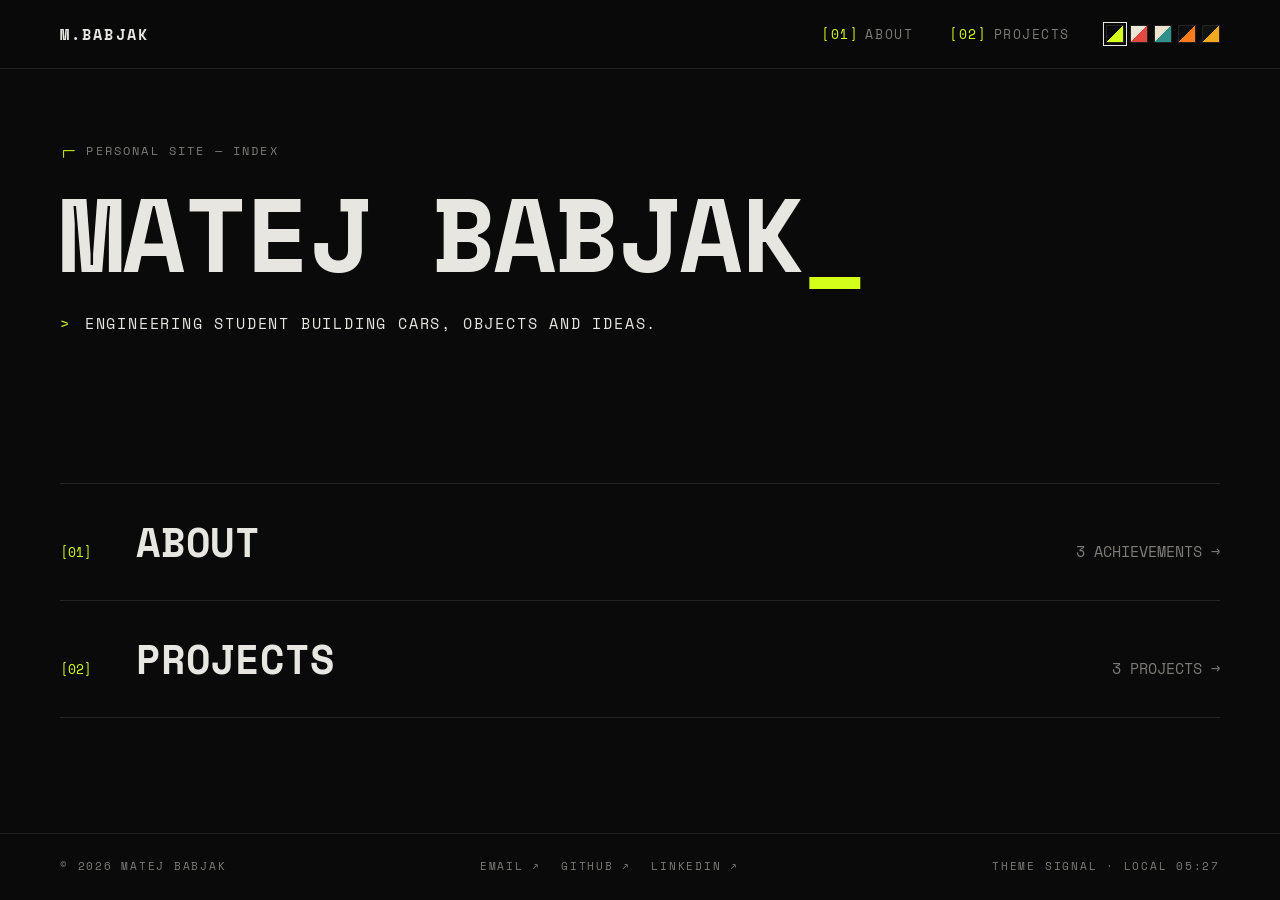
<file: index.html>
<!doctype html>
<html lang="en">
<head>
  <meta charset="utf-8">
  <meta name="viewport" content="width=device-width, initial-scale=1">
  <!-- applies the saved colour theme before the page draws -->
  <script>try{var t=new URLSearchParams(location.search).get("theme")||localStorage.getItem("theme");if(t)document.documentElement.dataset.theme=t}catch(e){}</script>
  <title>Home — Matej Babjak</title>
  <!-- remove this line when you go public, it keeps search engines away -->
  <meta name="robots" content="noindex, nofollow">
  <link rel="preconnect" href="https://fonts.googleapis.com">
  <link rel="preconnect" href="https://fonts.gstatic.com" crossorigin>
  <link rel="stylesheet" href="https://fonts.googleapis.com/css2?family=Space+Mono:wght@400;700&family=Archivo:ital,wght@1,900&family=Unbounded:wght@900&family=VT323&family=Sora:wght@400;700&display=swap">
  <link rel="stylesheet" href="assets/css/style.css">
</head>
<body data-page="home">
  <div data-header></div>
  <main><div class="wrap"><noscript>This site needs JavaScript turned on.</noscript></div></main>
  <div data-footer></div>

  <script src="data/site.js"></script>
  <script src="data/about.js"></script>
  <script src="data/projects.js"></script>
  <script src="assets/js/main.js"></script>
</body>
</html>
</file>
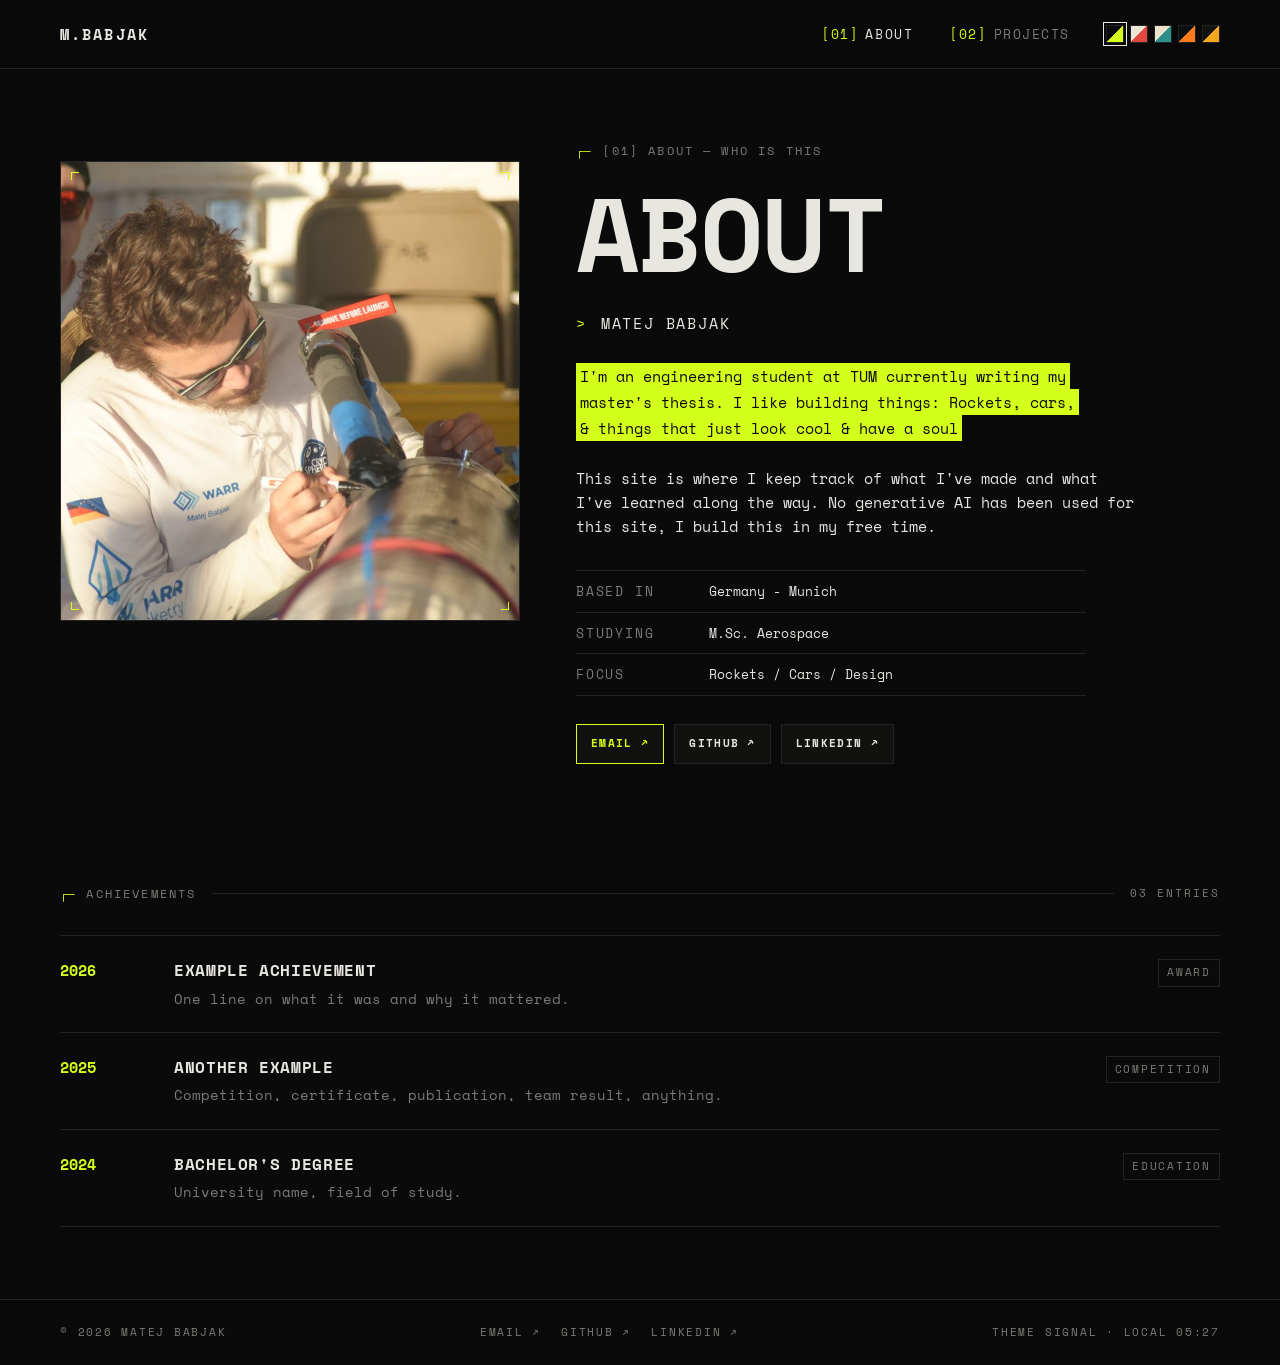
<file: about.html>
<!doctype html>
<html lang="en">
<head>
  <meta charset="utf-8">
  <meta name="viewport" content="width=device-width, initial-scale=1">
  <!-- applies the saved colour theme before the page draws -->
  <script>try{var t=new URLSearchParams(location.search).get("theme")||localStorage.getItem("theme");if(t)document.documentElement.dataset.theme=t}catch(e){}</script>
  <title>About — Matej Babjak</title>
  <!-- remove this line when you go public, it keeps search engines away -->
  <meta name="robots" content="noindex, nofollow">
  <link rel="preconnect" href="https://fonts.googleapis.com">
  <link rel="preconnect" href="https://fonts.gstatic.com" crossorigin>
  <link rel="stylesheet" href="https://fonts.googleapis.com/css2?family=Space+Mono:wght@400;700&family=Archivo:ital,wght@1,900&family=Unbounded:wght@900&family=VT323&family=Sora:wght@400;700&display=swap">
  <link rel="stylesheet" href="assets/css/style.css">
</head>
<body data-page="about">
  <div data-header></div>
  <main><div class="wrap"><noscript>This site needs JavaScript turned on.</noscript></div></main>
  <div data-footer></div>

  <script src="data/site.js"></script>
  <script src="data/about.js"></script>
  <script src="data/projects.js"></script>
  <script src="assets/js/main.js"></script>
</body>
</html>
</file>
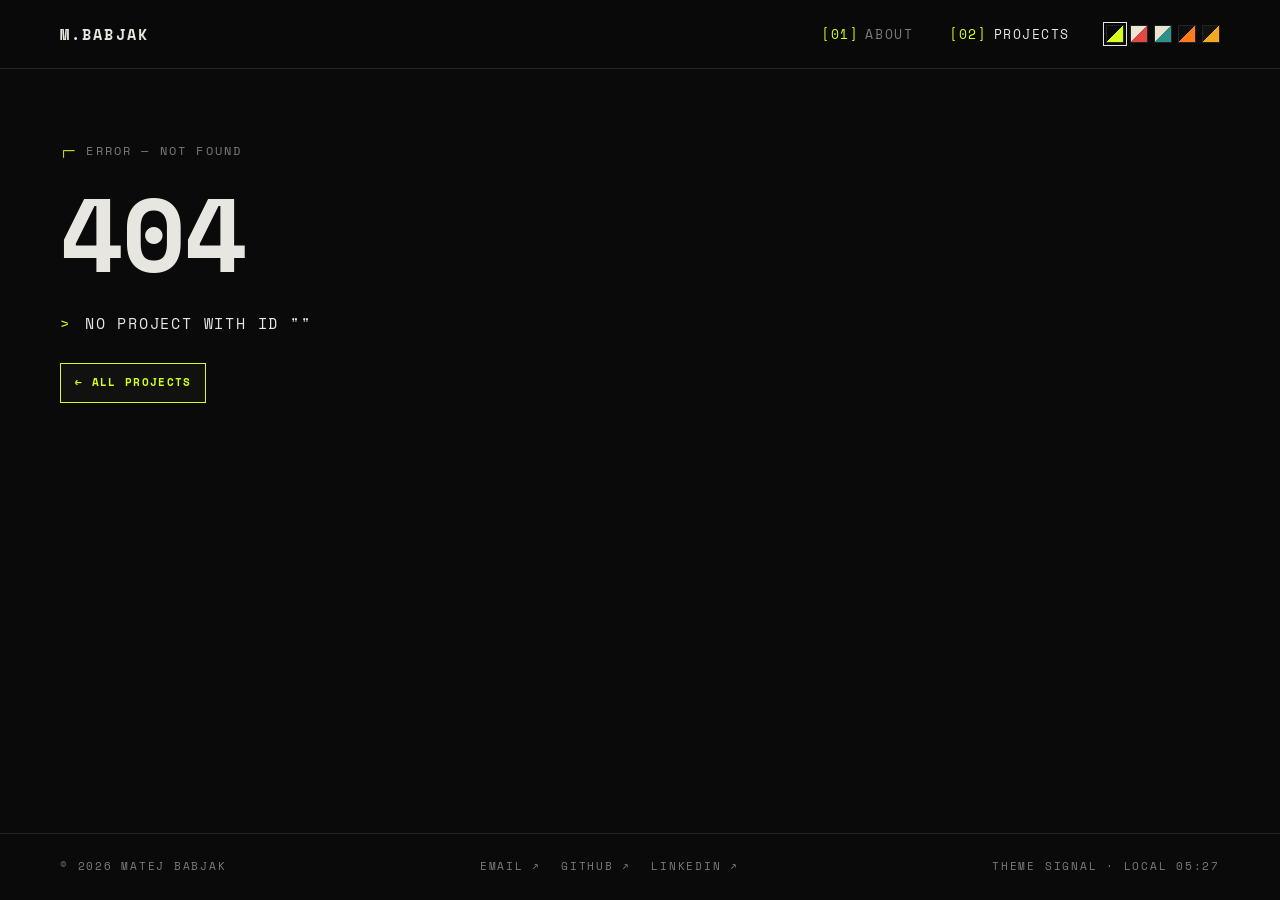
<file: project.html>
<!doctype html>
<html lang="en">
<head>
  <meta charset="utf-8">
  <meta name="viewport" content="width=device-width, initial-scale=1">
  <!-- applies the saved colour theme before the page draws -->
  <script>try{var t=new URLSearchParams(location.search).get("theme")||localStorage.getItem("theme");if(t)document.documentElement.dataset.theme=t}catch(e){}</script>
  <title>Project — Matej Babjak</title>
  <!-- remove this line when you go public, it keeps search engines away -->
  <meta name="robots" content="noindex, nofollow">
  <link rel="preconnect" href="https://fonts.googleapis.com">
  <link rel="preconnect" href="https://fonts.gstatic.com" crossorigin>
  <link rel="stylesheet" href="https://fonts.googleapis.com/css2?family=Space+Mono:wght@400;700&family=Archivo:ital,wght@1,900&family=Unbounded:wght@900&family=VT323&family=Sora:wght@400;700&display=swap">
  <link rel="stylesheet" href="assets/css/style.css">
</head>
<body data-page="project">
  <div data-header></div>
  <main><div class="wrap"><noscript>This site needs JavaScript turned on.</noscript></div></main>
  <div data-footer></div>

  <script src="data/site.js"></script>
  <script src="data/about.js"></script>
  <script src="data/projects.js"></script>
  <script src="assets/js/main.js"></script>
</body>
</html>
</file>
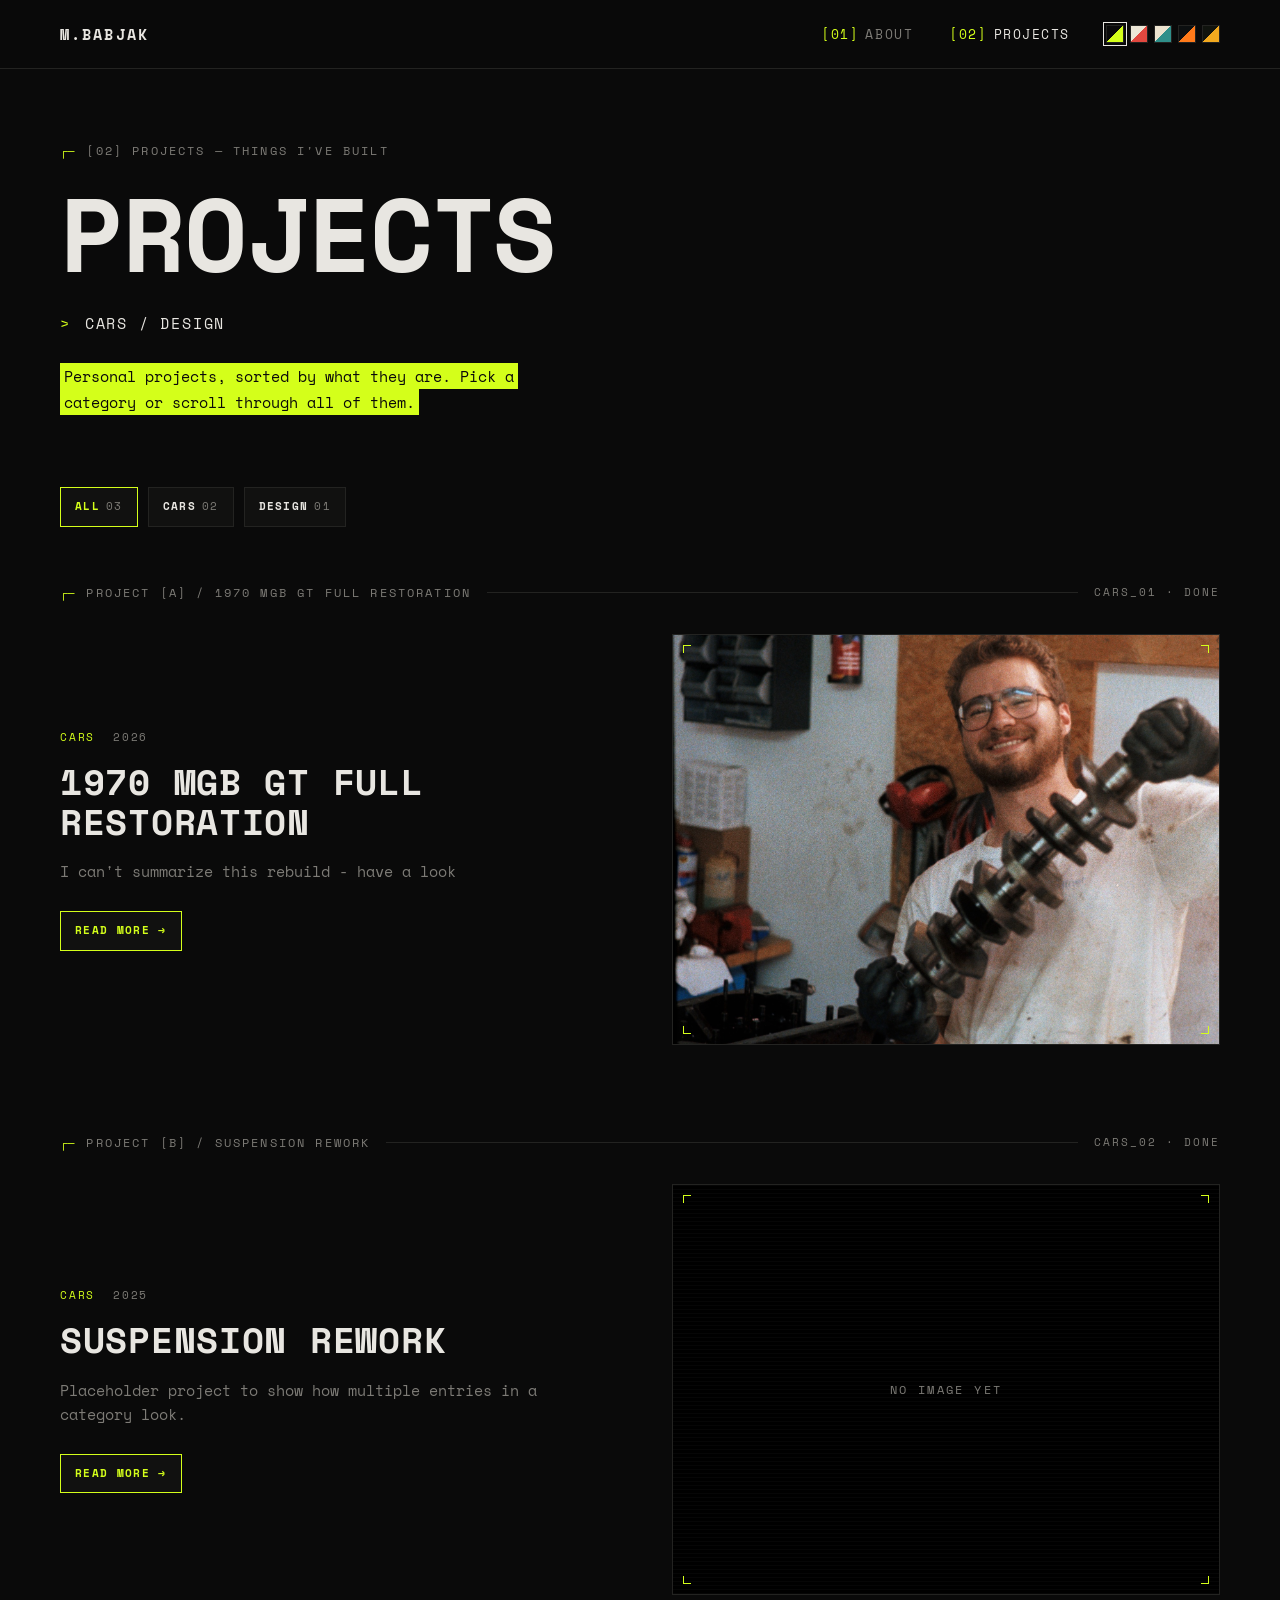
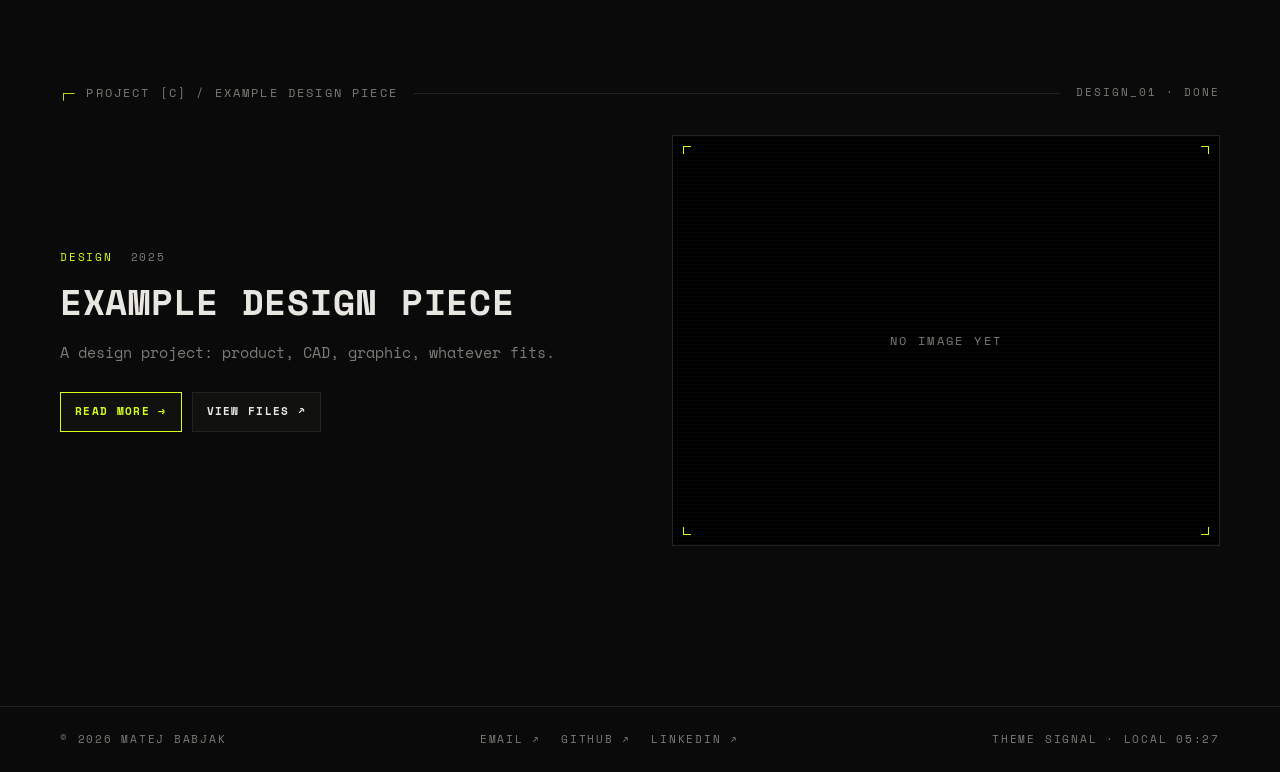
<file: projects.html>
<!doctype html>
<html lang="en">
<head>
  <meta charset="utf-8">
  <meta name="viewport" content="width=device-width, initial-scale=1">
  <!-- applies the saved colour theme before the page draws -->
  <script>try{var t=new URLSearchParams(location.search).get("theme")||localStorage.getItem("theme");if(t)document.documentElement.dataset.theme=t}catch(e){}</script>
  <title>Projects — Matej Babjak</title>
  <!-- remove this line when you go public, it keeps search engines away -->
  <meta name="robots" content="noindex, nofollow">
  <link rel="preconnect" href="https://fonts.googleapis.com">
  <link rel="preconnect" href="https://fonts.gstatic.com" crossorigin>
  <link rel="stylesheet" href="https://fonts.googleapis.com/css2?family=Space+Mono:wght@400;700&family=Archivo:ital,wght@1,900&family=Unbounded:wght@900&family=VT323&family=Sora:wght@400;700&display=swap">
  <link rel="stylesheet" href="assets/css/style.css">
</head>
<body data-page="projects">
  <div data-header></div>
  <main><div class="wrap"><noscript>This site needs JavaScript turned on.</noscript></div></main>
  <div data-footer></div>

  <script src="data/site.js"></script>
  <script src="data/about.js"></script>
  <script src="data/projects.js"></script>
  <script src="assets/js/main.js"></script>
</body>
</html>
</file>
<file: assets/css/style.css>
/* ─────────────────────────────────────────────────────────────
   STYLE
   :root is the default theme ("SIGNAL"). The other themes are at
   the bottom of this file and only override these variables.
   ───────────────────────────────────────────────────────────── */

:root {
  --bg: #0a0a0a;
  --bg-raised: #111110;
  --fg: #e8e6e1;
  --muted: #7d7b76;
  --line: #232321;
  --accent: #d4ff1a;
  --accent-ink: #0a0a0a; /* text colour on top of the accent */
  --marker: var(--accent); /* the ┌─ marker on labels */
  --hl-bg: var(--accent); /* highlighted paragraph */
  --hl-ink: var(--accent-ink);
  --frame-bg: #000;
  --frame-ink: var(--muted); /* "NO IMAGE YET" text */

  --font: "Space Mono", ui-monospace, Menlo, Consolas, monospace;
  --font-display: var(--font); /* big headings */
  --display-weight: 700;
  --display-style: normal;
  --display-tracking: -0.02em;
  --display-scale: 1;
  --radius: 0px;

  --gutter: clamp(16px, 4vw, 40px);
  --max: 1240px;
}

*,
*::before,
*::after {
  box-sizing: border-box;
}

html {
  -webkit-text-size-adjust: 100%;
}

body {
  margin: 0;
  background: var(--bg);
  color: var(--fg);
  font-family: var(--font);
  font-size: 15px;
  line-height: 1.6;
  min-height: 100vh;
  display: flex;
  flex-direction: column;
}

main {
  flex: 1;
}

a {
  color: inherit;
}

img,
video {
  display: block;
  max-width: 100%;
}

::selection {
  background: var(--accent);
  color: var(--accent-ink);
}

.wrap {
  width: 100%;
  max-width: var(--max);
  margin: 0 auto;
  padding: 0 var(--gutter);
}

/* ── Header ───────────────────────────────────────────────── */

.site-header {
  border-bottom: 1px solid var(--line);
  position: sticky;
  top: 0;
  z-index: 10;
  background: color-mix(in srgb, var(--bg) 92%, transparent);
  backdrop-filter: blur(6px);
}

.header-right {
  display: flex;
  align-items: center;
  gap: clamp(16px, 3vw, 36px);
  flex-wrap: wrap;
}

/* the five little theme swatches */
.themes {
  display: flex;
  gap: 6px;
}

.theme-btn {
  width: 18px;
  height: 18px;
  padding: 0;
  border: 1px solid var(--line);
  border-radius: var(--radius);
  cursor: pointer;
}

.theme-btn[aria-pressed="true"] {
  outline: 1px solid var(--fg);
  outline-offset: 2px;
}

.site-header .wrap {
  display: flex;
  align-items: center;
  justify-content: space-between;
  gap: 24px;
  height: 68px;
}

.logo {
  font-weight: 700;
  letter-spacing: 0.14em;
  text-decoration: none;
  white-space: nowrap;
}

.nav {
  display: flex;
  gap: clamp(16px, 3vw, 36px);
  font-size: 13px;
  letter-spacing: 0.12em;
}

.nav a {
  text-decoration: none;
  color: var(--muted);
  transition: color 0.15s;
  white-space: nowrap;
}

.nav a .idx {
  color: var(--accent);
  margin-right: 6px;
}

.nav a:hover,
.nav a[aria-current="page"] {
  color: var(--fg);
}

/* ── Typography bits ──────────────────────────────────────── */

/* small uppercase label with the ┌─ marker */
.label {
  font-size: 12px;
  letter-spacing: 0.18em;
  text-transform: uppercase;
  color: var(--muted);
  margin: 0;
}

.label::before {
  content: "┌─";
  color: var(--marker);
  margin-right: 12px;
  letter-spacing: 0;
}

.display,
.case h2,
.index-list .name {
  font-family: var(--font-display);
  font-weight: var(--display-weight);
  font-style: var(--display-style);
}

.display {
  font-size: calc(clamp(44px, 9vw, 104px) * var(--display-scale));
  line-height: 0.95;
  letter-spacing: var(--display-tracking);
  text-transform: uppercase;
  margin: 24px 0 28px;
  overflow-wrap: anywhere;
}

.prompt {
  font-size: 15px;
  letter-spacing: 0.12em;
  text-transform: uppercase;
  margin: 0 0 28px;
}

.prompt::before {
  content: ">";
  color: var(--accent);
  margin-right: 14px;
}

/* the lime highlighted paragraph */
.highlight {
  max-width: 34em;
  margin: 0;
  line-height: 1.75;
}

.highlight span {
  background: var(--hl-bg);
  color: var(--hl-ink);
  padding: 2px 4px;
  -webkit-box-decoration-break: clone;
  box-decoration-break: clone;
}

.prose p {
  max-width: 62ch;
  margin: 0 0 1.1em;
}

.prose a {
  color: var(--accent);
}

.muted {
  color: var(--muted);
}

.blink::after {
  content: "_";
  color: var(--accent);
  animation: blink 1.1s steps(1) infinite;
}

@keyframes blink {
  50% {
    opacity: 0;
  }
}

/* ── Frame with corner brackets (used around images) ──────── */

.frame {
  --c: var(--accent);
  --len: 8px;
  --off: 10px;
  position: relative;
  border: 1px solid var(--line);
  border-radius: var(--radius);
  background-color: var(--frame-bg);
  aspect-ratio: 1 / 1;
  overflow: hidden;
}

/* four lime corners drawn on top of the image */
.frame::after {
  content: "";
  position: absolute;
  inset: var(--off);
  pointer-events: none;
  background:
    linear-gradient(var(--c), var(--c)) top left / var(--len) 1px,
    linear-gradient(var(--c), var(--c)) top left / 1px var(--len),
    linear-gradient(var(--c), var(--c)) top right / var(--len) 1px,
    linear-gradient(var(--c), var(--c)) top right / 1px var(--len),
    linear-gradient(var(--c), var(--c)) bottom left / var(--len) 1px,
    linear-gradient(var(--c), var(--c)) bottom left / 1px var(--len),
    linear-gradient(var(--c), var(--c)) bottom right / var(--len) 1px,
    linear-gradient(var(--c), var(--c)) bottom right / 1px var(--len);
  background-repeat: no-repeat;
}

.frame :is(img, video) {
  width: 100%;
  height: 100%;
  object-fit: cover;
}

.frame.wide {
  aspect-ratio: 16 / 10;
}

/* shown when a project has no image yet */
.frame.empty {
  display: grid;
  place-items: center;
  background-image: repeating-linear-gradient(
    0deg,
    rgba(255, 255, 255, 0.025) 0 1px,
    transparent 1px 4px
  );
}

.frame.empty::before {
  content: attr(data-empty);
  font-size: 12px;
  letter-spacing: 0.2em;
  color: var(--frame-ink);
  position: relative;
}

/* ── Buttons ──────────────────────────────────────────────── */

.buttons {
  display: flex;
  flex-wrap: wrap;
  gap: 10px;
  margin-top: 28px;
}

.btn {
  display: inline-block;
  border: 1px solid var(--line);
  border-radius: var(--radius);
  background: var(--bg-raised);
  padding: 10px 14px;
  font: inherit;
  font-size: 11px;
  font-weight: 700;
  letter-spacing: 0.12em;
  text-transform: uppercase;
  text-decoration: none;
  color: var(--fg);
  cursor: pointer;
  transition: border-color 0.15s, color 0.15s;
}

.btn:hover {
  border-color: var(--muted);
}

.btn.primary,
.btn[aria-pressed="true"] {
  border-color: var(--accent);
  color: var(--accent);
}

/* ── Hero (top section of each page) ──────────────────────── */

.hero {
  display: grid;
  grid-template-columns: minmax(0, 5fr) minmax(0, 7fr);
  gap: clamp(28px, 5vw, 56px);
  padding: clamp(40px, 7vw, 72px) 0;
  align-items: start;
}

.hero .frame {
  margin-top: 20px;
}

.hero-text {
  min-width: 0;
}

.hero.single {
  grid-template-columns: 1fr;
}

/* ── Section rule: label on the left, meta on the right ───── */

.rule {
  display: flex;
  align-items: center;
  gap: 16px;
  margin: 0 0 32px;
}

.rule .line {
  flex: 1;
  height: 1px;
  background: var(--line);
}

.rule .meta {
  font-size: 11px;
  letter-spacing: 0.18em;
  color: var(--muted);
  white-space: nowrap;
}

.section {
  padding: 48px 0 72px;
}

/* ── Projects list ────────────────────────────────────────── */

.filters {
  display: flex;
  flex-wrap: wrap;
  gap: 10px;
  margin-bottom: 56px;
}

.filters .count {
  color: var(--muted);
  font-weight: 400;
  margin-left: 6px;
}

.case {
  padding-bottom: 88px;
}

.case-body {
  display: grid;
  grid-template-columns: minmax(0, 1fr) minmax(0, 1fr);
  gap: clamp(28px, 5vw, 64px);
  align-items: center;
}

.case h2 {
  font-size: clamp(26px, 3.4vw, 36px);
  line-height: 1.1;
  letter-spacing: 0.02em;
  text-transform: uppercase;
  margin: 0 0 18px;
}

.case h2 a {
  text-decoration: none;
}

.case h2 a:hover {
  color: var(--accent);
}

.case .frame {
  aspect-ratio: 4 / 3;
  text-decoration: none;
}

.case .frame:not(.empty) {
  display: block;
}

.case .frame :is(img, video) {
  transition: transform 0.4s ease;
}

.case .frame:hover :is(img, video) {
  transform: scale(1.03);
}

.tags {
  display: flex;
  flex-wrap: wrap;
  gap: 8px 18px;
  font-size: 11px;
  letter-spacing: 0.16em;
  color: var(--muted);
  margin-bottom: 16px;
}

.tags .on {
  color: var(--accent);
}

.empty-state {
  padding: 40px 0 100px;
  color: var(--muted);
}

/* ── About: facts + achievements ──────────────────────────── */

.facts {
  margin: 32px 0 0;
  border-top: 1px solid var(--line);
  max-width: 34em;
}

.facts div {
  display: grid;
  grid-template-columns: 9em 1fr;
  gap: 16px;
  padding: 10px 0;
  border-bottom: 1px solid var(--line);
  font-size: 13px;
}

.facts dt {
  color: var(--muted);
  letter-spacing: 0.14em;
}

.facts dd {
  margin: 0;
}

.timeline {
  list-style: none;
  margin: 0;
  padding: 0;
  border-top: 1px solid var(--line);
}

.timeline li {
  display: grid;
  grid-template-columns: 6em minmax(0, 1fr) auto;
  gap: 24px;
  padding: 22px 0;
  border-bottom: 1px solid var(--line);
  align-items: baseline;
}

.timeline .year {
  color: var(--accent);
  font-weight: 700;
}

.timeline h3 {
  margin: 0 0 4px;
  font-size: 16px;
  text-transform: uppercase;
  letter-spacing: 0.04em;
}

.timeline p {
  margin: 0;
  color: var(--muted);
  font-size: 14px;
}

.timeline .tag {
  font-size: 11px;
  letter-spacing: 0.16em;
  color: var(--muted);
  border: 1px solid var(--line);
  padding: 4px 8px;
  white-space: nowrap;
}

/* ── Single project page ──────────────────────────────────── */

.back {
  display: inline-block;
  margin-top: 32px;
  font-size: 12px;
  letter-spacing: 0.14em;
  color: var(--muted);
  text-decoration: none;
}

.back:hover {
  color: var(--accent);
}

/* extra photos at the end: stacked in columns, each keeps its own shape */
.gallery {
  columns: 320px;
  column-gap: 20px;
  margin-top: 40px;
}

.gallery .frame {
  break-inside: avoid;
  margin-bottom: 20px;
}

.gallery .frame:not(.empty) {
  aspect-ratio: auto;
}

.gallery .frame:not(.empty) :is(img, video) {
  height: auto;
}

/* ── Project write-up blocks (see renderStory in main.js) ─── */

.story {
  display: flex;
  flex-direction: column;
  gap: clamp(32px, 5vw, 56px);
}

.story .prose p:last-child {
  margin-bottom: 0;
}

/* text on its own (no image beside it) uses the full page width */
.story-text p {
  max-width: none;
}

.story figure {
  margin: 0;
  min-width: 0;
}

.story figcaption {
  margin-top: 10px;
  font-size: 11px;
  letter-spacing: 0.16em;
  text-transform: uppercase;
  color: var(--muted);
}

/* Write-up photos keep their own shape, portrait or landscape, and are
   never cropped. The frame shrinks to fit the photo, and a tall photo is
   capped so it still fits on one screen. */
.story .frame:not(.empty) {
  aspect-ratio: auto;
  width: fit-content;
  max-width: 100%;
}

.story .frame:not(.empty) :is(img, video) {
  width: auto;
  height: auto;
  max-width: 100%;
  max-height: 80vh;
  max-height: 80svh;
}

/* wide: true → always the full page width */
.story .frame.pano:not(.empty),
.story .frame.pano:not(.empty) :is(img, video) {
  width: 100%;
}

/* empty frames have no photo to take a shape from */
.frame.photo.empty {
  aspect-ratio: 4 / 3;
}

.frame.pano.empty {
  aspect-ratio: 21 / 9;
}

.story-heading {
  font-family: var(--font-display);
  font-weight: var(--display-weight);
  font-style: var(--display-style);
  font-size: clamp(24px, 3vw, 34px);
  line-height: 1.1;
  text-transform: uppercase;
  letter-spacing: 0.01em;
  margin: 0;
  padding-top: 28px;
  border-top: 1px solid var(--line);
}

/* single image: a bit narrower than the page unless wide:true */
.story-image {
  max-width: 880px;
}

.story-image:has(.pano) {
  max-width: none;
}

/* Two or three photos side by side, at the same height. main.js sets --r
   (width ÷ height) on each one, so a portrait photo gets a narrower slot
   than a landscape one and nothing is cropped. */
.story-row {
  display: flex;
  gap: 20px;
  align-items: flex-start;
}

.story-row figure {
  flex: var(--r, 1.333) 1 0;
}

.story-row .frame:not(.empty),
.story-row .frame:not(.empty) :is(img, video) {
  width: 100%;
  max-height: none;
}

/* text next to an image */
.story-split {
  display: grid;
  grid-template-columns: minmax(0, 1fr) minmax(0, 1fr);
  gap: clamp(24px, 4vw, 56px);
  align-items: center;
}

.story-split.img-left figure {
  order: -1;
}

.story-quote {
  margin: 0;
  max-width: 28ch;
  padding-left: 20px;
  border-left: 3px solid var(--accent);
  font-family: var(--font-display);
  font-weight: var(--display-weight);
  font-style: var(--display-style);
  font-size: clamp(22px, 3vw, 32px);
  line-height: 1.2;
}

.story-specs {
  margin: 0;
}

@media (max-width: 820px) {
  .story-split {
    grid-template-columns: minmax(0, 1fr);
  }

  /* on phones the image always comes after its text */
  .story-split.img-left figure {
    order: 0;
  }

  /* side-by-side photos stay side by side, just closer together */
  .story-row {
    gap: 10px;
  }
}

/* ── Home ─────────────────────────────────────────────────── */

.index-list {
  list-style: none;
  margin: 0;
  padding: 0;
  border-top: 1px solid var(--line);
}

.index-list a {
  display: grid;
  grid-template-columns: 4em minmax(0, 1fr) auto;
  gap: 16px;
  align-items: baseline;
  padding: 26px 0;
  border-bottom: 1px solid var(--line);
  text-decoration: none;
  transition: padding 0.2s, color 0.2s;
}

.index-list a:hover {
  padding-left: 12px;
  color: var(--accent);
}

.index-list .idx {
  color: var(--accent);
  font-size: 13px;
}

.index-list .name {
  font-size: clamp(24px, 4vw, 40px);
  letter-spacing: 0.02em;
}

.index-list .arrow {
  color: var(--muted);
}

/* ── Footer ───────────────────────────────────────────────── */

.site-footer {
  border-top: 1px solid var(--line);
  font-size: 11px;
  letter-spacing: 0.16em;
  color: var(--muted);
}

.site-footer .wrap {
  display: flex;
  flex-wrap: wrap;
  justify-content: space-between;
  gap: 16px;
  padding-top: 24px;
  padding-bottom: 24px;
}

.site-footer nav {
  display: flex;
  flex-wrap: wrap;
  gap: 20px;
}

.site-footer a {
  text-decoration: none;
}

.site-footer a:hover {
  color: var(--accent);
}

/* ── Phones / small screens ───────────────────────────────── */

@media (max-width: 820px) {
  .hero,
  .case-body {
    grid-template-columns: minmax(0, 1fr);
  }

  /* text first, image second on phones */
  .case .frame {
    order: 2;
  }

  .timeline li {
    grid-template-columns: minmax(0, 1fr);
    gap: 6px;
  }

  .timeline .tag {
    justify-self: start;
  }
}

@media (max-width: 520px) {
  .site-header .wrap {
    height: auto;
    padding-top: 14px;
    padding-bottom: 14px;
    flex-direction: column;
    align-items: flex-start;
    gap: 8px;
  }

  .rule .meta {
    display: none;
  }

  .facts div {
    grid-template-columns: 1fr;
    gap: 2px;
  }
}

@media (prefers-reduced-motion: reduce) {
  *,
  *::after {
    animation: none !important;
    transition: none !important;
  }
}

/* ─────────────────────────────────────────────────────────────
   THEMES
   Picked with the swatches in the header (saved in the browser).
   Each block only changes variables, plus a few theme-only extras.
   To add one: copy a block, rename it, and add it to THEMES in
   data/site.js.
   ───────────────────────────────────────────────────────────── */

/* ── PIT LANE: halftone race poster on cream paper ────────── */

[data-theme="pitlane"] {
  --bg: #ece6d6;
  --bg-raised: #e3dcc9;
  --fg: #161616;
  --muted: #6e685c;
  --line: #cdc4ae;
  --accent: #e2483f;
  --accent-ink: #fff8e8;
  --marker: #2aa3d6;
  --frame-bg: #d8d0ba;
  --font-display: "Archivo", sans-serif;
  --display-weight: 900;
  --display-style: italic;
  --display-tracking: -0.01em;
}

[data-theme="pitlane"] body {
  background-image: radial-gradient(rgba(0, 0, 0, 0.07) 1px, transparent 1.4px);
  background-size: 5px 5px;
}

/* the four racing stripes under the header */
[data-theme="pitlane"] .site-header {
  border-bottom: 0;
}

[data-theme="pitlane"] .site-header::after {
  content: "";
  position: absolute;
  left: 0;
  right: 0;
  top: 100%;
  height: 12px;
  background: linear-gradient(#f0952b 0 25%, #e2483f 0 50%, #9a4fa6 0 75%, #2aa3d6 0);
}

[data-theme="pitlane"] .frame.empty {
  background-image: radial-gradient(rgba(0, 0, 0, 0.22) 1.1px, transparent 1.5px);
  background-size: 4px 4px;
}

/* ── POSTER: bold type posters, cream / red / teal / olive ── */

[data-theme="poster"] {
  --bg: #121212;
  --bg-raised: #1c1b19;
  --fg: #ece3cf;
  --muted: #8f897b;
  --line: #2d2b27;
  --accent: #e5392a;
  --accent-ink: #ece3cf;
  --marker: #2f8f8a;
  --frame-bg: #ece3cf;
  --frame-ink: #121212;
  --font-display: "Unbounded", sans-serif;
  --display-weight: 900;
  --display-tracking: -0.03em;
  --display-scale: 0.85;
}

/* three dots, like the posters */
[data-theme="poster"] .frame.empty {
  background-image:
    radial-gradient(circle at 30% 30%, #e5392a 0 9%, transparent 9.5%),
    radial-gradient(circle at 50% 30%, #7a4466 0 9%, transparent 9.5%),
    radial-gradient(circle at 70% 30%, #2f8f8a 0 9%, transparent 9.5%);
}

[data-theme="poster"] .timeline .year,
[data-theme="poster"] .tags .on {
  color: #b5ad3c;
}

/* ── AMBER: glowing orange screen on a dark gadget ────────── */

[data-theme="amber"] {
  --bg: #0c0f10;
  --bg-raised: #121618;
  --fg: #ff9a3c;
  --muted: #a35f26;
  --line: #2c1f13;
  --accent: #ff7a1a;
  --accent-ink: #0c0f10;
  --frame-bg: #070909;
  --font-display: "VT323", monospace;
  --display-weight: 400;
  --display-tracking: 0.01em;
  --display-scale: 1.3;
}

[data-theme="amber"] body {
  text-shadow: 0 0 6px rgba(255, 122, 26, 0.45);
}

/* scanlines over everything */
[data-theme="amber"] body::after {
  content: "";
  position: fixed;
  inset: 0;
  pointer-events: none;
  z-index: 100;
  background: repeating-linear-gradient(rgba(0, 0, 0, 0.22) 0 1px, transparent 1px 3px);
}

[data-theme="amber"] .highlight span {
  text-shadow: none;
}

[data-theme="amber"] .frame {
  border-color: #4a2c14;
}

/* ── GRID: graph-paper tins. Deep green-black, thin mustard
      grid lines, cream text, black label bars. ───────────────── */

[data-theme="grid"] {
  --bg: #10130e;
  --bg-raised: #171b14;
  --fg: #efe6d2;
  --muted: #8d8a78;
  --line: #2a2f22;
  --accent: #f2a91f;
  --accent-ink: #10130e;
  --marker: #f2a91f;
  --frame-bg: #f2a91f;
  --frame-ink: #10130e;
  --grid: rgba(242, 169, 31, 0.08);
  --font: "Sora", system-ui, sans-serif;
  --font-display: "Sora", sans-serif;
  --display-weight: 700;
  --display-tracking: -0.05em;
}

/* the graph-paper grid behind everything */
[data-theme="grid"] body {
  background-image:
    linear-gradient(var(--grid) 1px, transparent 1px),
    linear-gradient(90deg, var(--grid) 1px, transparent 1px);
  background-size: 40px 40px;
}

/* lowercase headings, like the "pinhead oat bowl:" labels */
[data-theme="grid"] .display,
[data-theme="grid"] .case h2,
[data-theme="grid"] .index-list .name,
[data-theme="grid"] .story-heading {
  text-transform: lowercase;
}

[data-theme="grid"] .label::before {
  content: "+";
  font-size: 15px;
}

/* black label bar with a mustard edge, like the tins */
[data-theme="grid"] .highlight span {
  background: #000;
  color: var(--fg);
  box-shadow: inset 3px 0 0 var(--accent);
  padding: 3px 8px;
}

[data-theme="grid"] .btn.primary,
[data-theme="grid"] .btn[aria-pressed="true"] {
  background: var(--accent);
  color: var(--accent-ink);
}

[data-theme="grid"] .btn[aria-pressed="true"] .count {
  color: inherit;
  opacity: 0.6;
}

/* + crosshairs instead of corner brackets */
[data-theme="grid"] .frame::after {
  inset: 0;
  background:
    linear-gradient(var(--cross), var(--cross)) left 6px top 12px / 13px 1px,
    linear-gradient(var(--cross), var(--cross)) left 12px top 6px / 1px 13px,
    linear-gradient(var(--cross), var(--cross)) right 6px top 12px / 13px 1px,
    linear-gradient(var(--cross), var(--cross)) right 12px top 6px / 1px 13px,
    linear-gradient(var(--cross), var(--cross)) left 6px bottom 12px / 13px 1px,
    linear-gradient(var(--cross), var(--cross)) left 12px bottom 6px / 1px 13px,
    linear-gradient(var(--cross), var(--cross)) right 6px bottom 12px / 13px 1px,
    linear-gradient(var(--cross), var(--cross)) right 12px bottom 6px / 1px 13px;
  background-repeat: no-repeat;
}

/* empty frame: a mustard tin face with its own darker grid */
[data-theme="grid"] .frame.empty {
  border-color: var(--accent);
  background-image:
    linear-gradient(rgba(0, 0, 0, 0.16) 1px, transparent 1px),
    linear-gradient(90deg, rgba(0, 0, 0, 0.16) 1px, transparent 1px);
  background-size: 28px 28px;
}

[data-theme="grid"] .frame.empty::before {
  background: #000;
  color: var(--accent);
  padding: 6px 10px;
}

[data-theme="grid"] .frame {
  --cross: var(--fg);
}

[data-theme="grid"] .frame.empty {
  --cross: #10130e;
}
</file>
